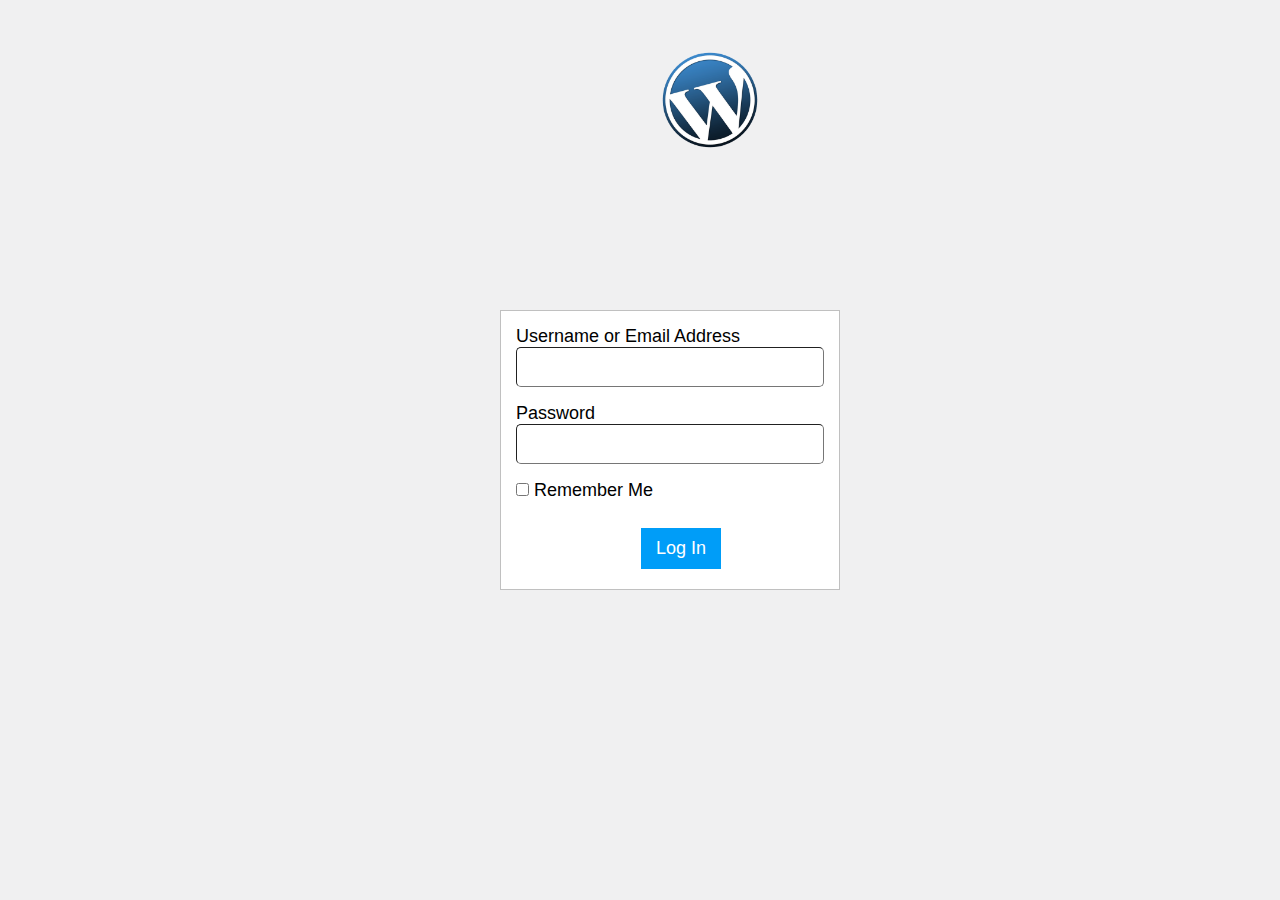
<file: index.html>
<!DOCTYPE html>
<html lang="en">
<head>
    <meta charset="UTF-8">
    <meta http-equiv="X-UA-Compatible" content="IE=edge">
    <meta name="viewport" content="width=device-width, initial-scale=1.0">
    <title>Log in form</title>
    <link rel="stylesheet" href="style.css">
</head>
<body>
<div class="box">
    <img src="./image/wordpress_logo.webp" alt="" class="wp">
    <div class="form-box">
        <form action="" method="get" enctype="multipart/form-data">
            <label for="">Username or Email Address</label>
            <input type="text" name="text" class="text">
            <label for="">Password</label>
            <input type="password" name="password" class="password">
            <input type="checkbox" name="" id="rm" class="check"> 
            <label for="rm">Remember Me</label>
            <button type="submit" class="btn">Log In</button>
        </form>
    </div>
</div>
</body>
</html>
</file>
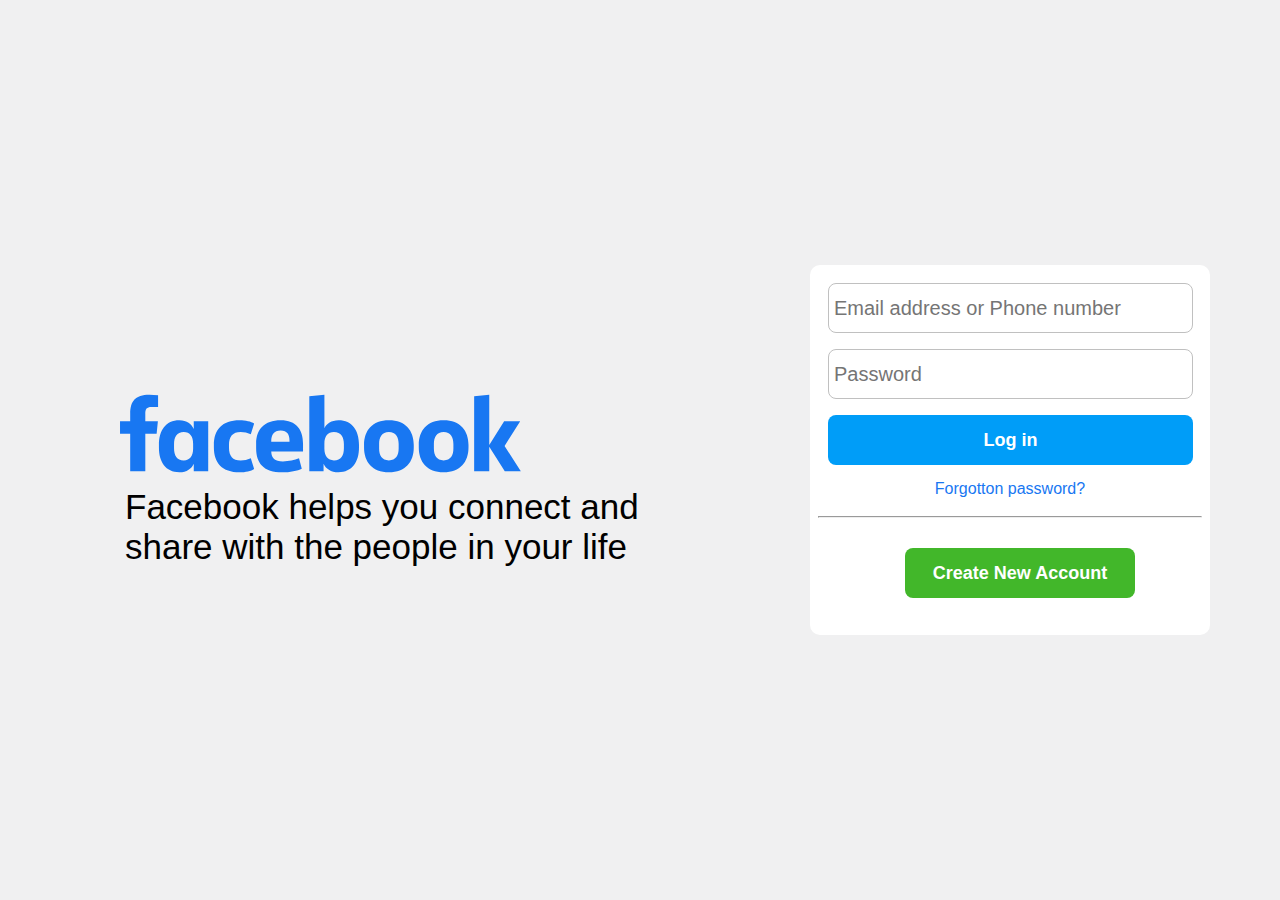
<file: index2.html>
<!DOCTYPE html>
<html lang="en">
<head>
    <meta charset="UTF-8">
    <meta http-equiv="X-UA-Compatible" content="IE=edge">
    <meta name="viewport" content="width=device-width, initial-scale=1.0">
   <link rel="stylesheet" href="style2.css">
    <title>Document</title>
</head>
<body>
    <div class="container">
        <div class="right-side">
            <img src="./image/dF5SId3UHWd.svg" alt="" class="img">
            <span>Facebook helps you connect and share with the people in your life</span>
        </div>
        <div class="left-side">
            <form action="" method="get" enctype="multipart/form-data">
                <input type="text" name="text" placeholder="Email address or Phone number">
                <input type="password" name="password" placeholder="Password">
                <button type="button" class="btn">Log in</button>
                <p><a href="">Forgotton password?</a></p><br>
                <hr>
                <button style="submit" class="btn2">Create New Account</button>
            </form>
         </div>
     </div>
</body>
</html>
</file>
<file: style.css>
*{
    margin: 0;
    padding: 0;
    box-sizing: border-box;
}
body{
    background-color:#F0F0F1;
    font-family: -apple-system,BlinkMacSystemFont,"Segoe UI",Roboto,Oxygen-Sans,Ubuntu,Cantarell,"Helvetica Neue",sans-serif;
}
.wp{
    width: 100px;
    height: 100px;
    position: absolute;
    top: 50px;
    left: 660px;
}
.box{
    display: flex;
    justify-content: center;
    align-items: center;
    width: 100%;
    height: 100vh;
}
.form-box{
    width: 340px;
    height: 280px;
    padding: 15px;
    background-color: #fff;
    margin-left: 60px;
    font-size: 18px;
    border: 1px solid silver;
    position: relative;
}
.form-box label{
    text-align: left;
}
.text , .password{
    font-size: 24px;
    line-height: 1.33333333;
    width: 100%;
    border-width: 0.0625rem;
    padding: 0.1875rem 0.3125rem;
    margin: 0 6px 16px 0;
    min-height: 40px;
    max-height: none;
    border-radius: 5px;
}
.check{
    font-size: 58px;
}
.btn{
    display: block;
    width: 80px;
    padding: 10px;
    position: absolute;
    bottom: 20px;
    left: 140px;
    font-size: 18px;
    border: none;
    color: #fff;
    background-color: rgb(0, 157, 248);
}
</file>
<file: style2.css>
*{
    margin:0;
    padding: 0;
    box-sizing: border-box;
    text-decoration: none;
}
body{
    background-color: #F0F0F1;
    font-family: -apple-system,BlinkMacSystemFont,"Segoe UI",Roboto,Oxygen-Sans,Ubuntu,Cantarell,"Helvetica Neue",sans-serif;

}
.container{
    width: 100%;
    height: 100vh;
    display: flex;
    justify-content: center;
    align-items: center;
}
.right-side{
    width: 50%;
}
.img{
    width: 500px;
    height: 200px;
    margin-left: 0px;
}
.right-side span{
    display: block;
    font-size: 35px;
    margin-top: -50px;
    margin-left: 55px;
}
.left-side{
    width: 400px;
    height: 370px;
    padding: 8px;
    background-color: #fff;
    margin-left: 100px;
    border-radius: 10px;
    position: relative;
}
input{
    display: block;
    position: relative;
    left: 10px;
    top: 10px;
    font-size: 20px;
    width: 95%;
    border-width: 0.0925rem;
    padding: 0.1875rem 0.3125rem;
    margin: 0 6px 16px 0;
    min-height: 50px;
    border-radius: 8px;
    border: 1px solid silver;
}
.btn{
    position: relative;
    left: 10px;
    top: 10px;
    display: block;
    min-height: 50px;
    width: 95%;
    padding: 10px;
    font-size: 18px;
    border-radius: 8px;
    border: none;
    color: #fff;
    font-weight: bold;
    background-color: rgb(0, 157, 248);
}
.left-side p{
    text-align: center;
    margin-top: 25px;
}
.left-side p a{
    color: #1877f2;
}
.btn2{
     position: relative;
    left: 10px;
    top: 30px; 
    display: block;
    margin: 0 auto;
    min-height: 50px;
    width: 60%;
    padding: 10px;
    font-size: 18px;
    border-radius: 8px;
    border: none;
    color: #fff;
    font-weight: bold;
    background-color: #42b72a;
}
</file>
